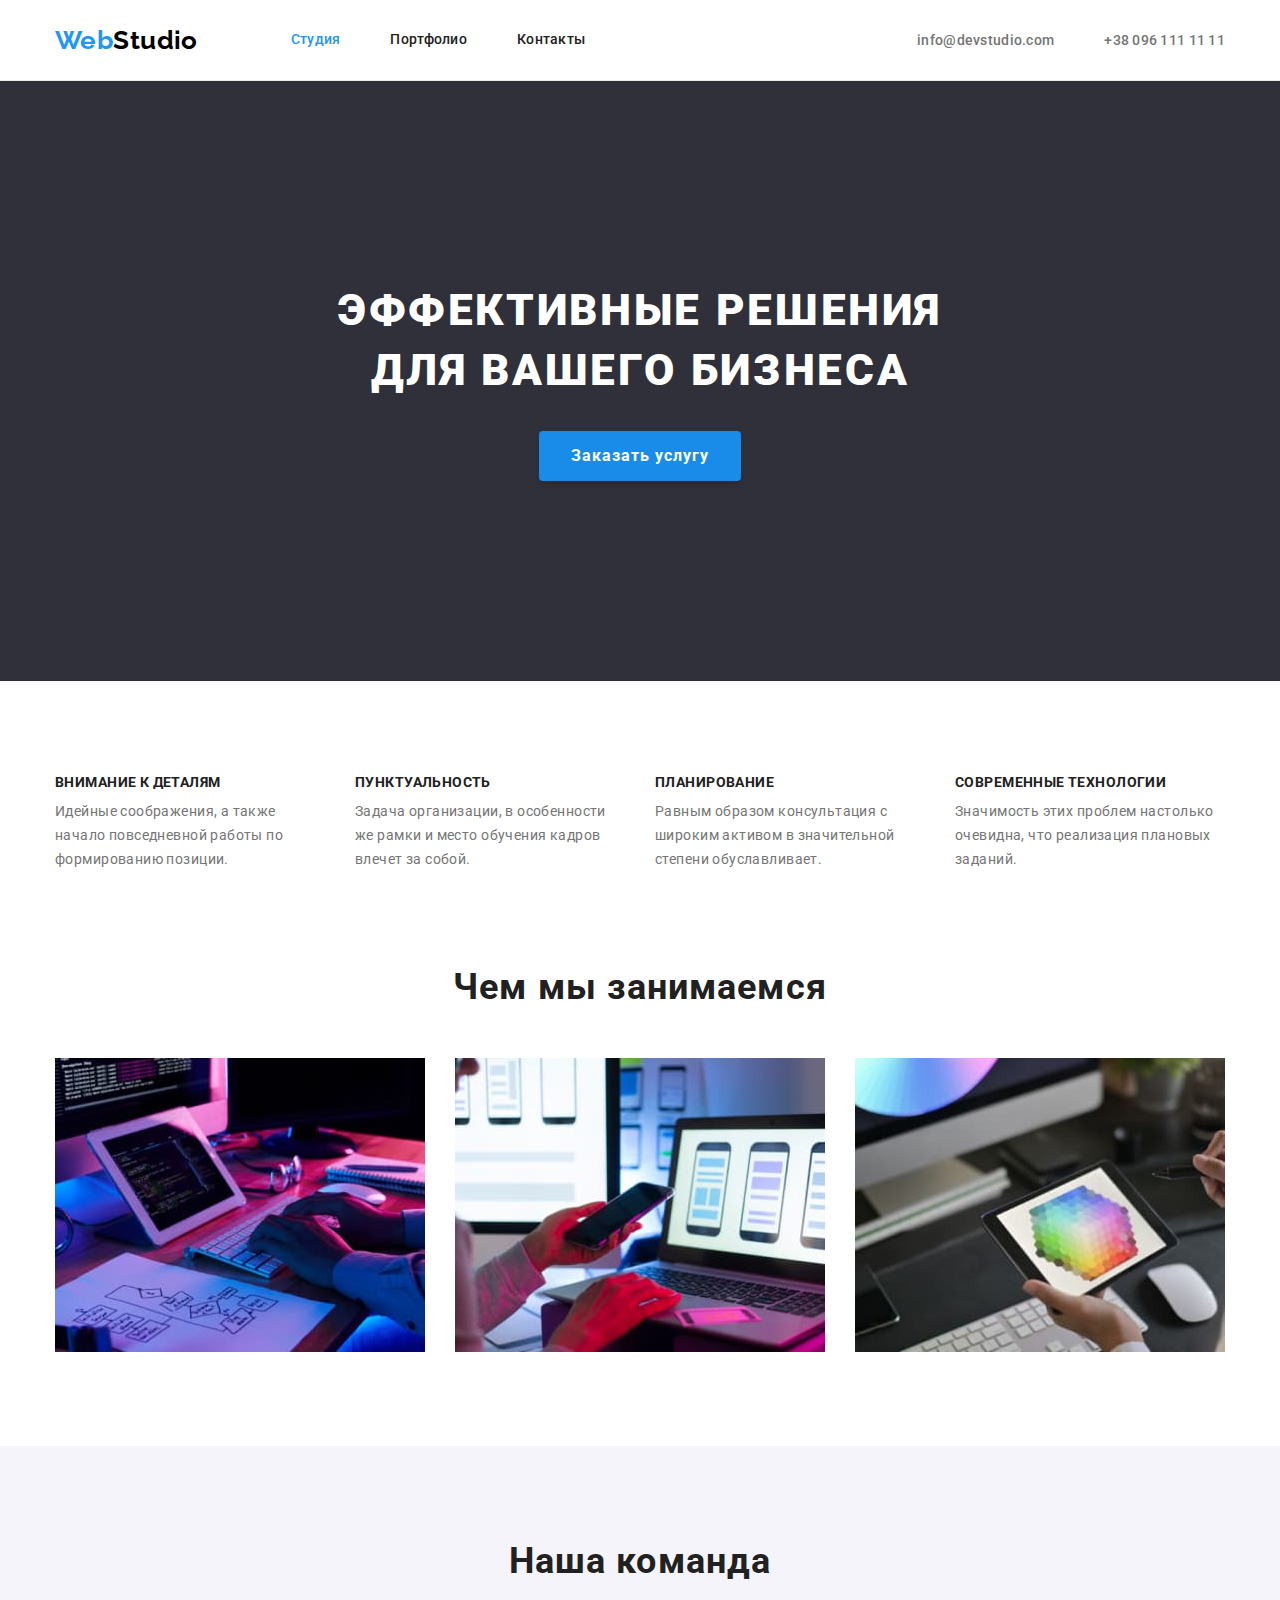
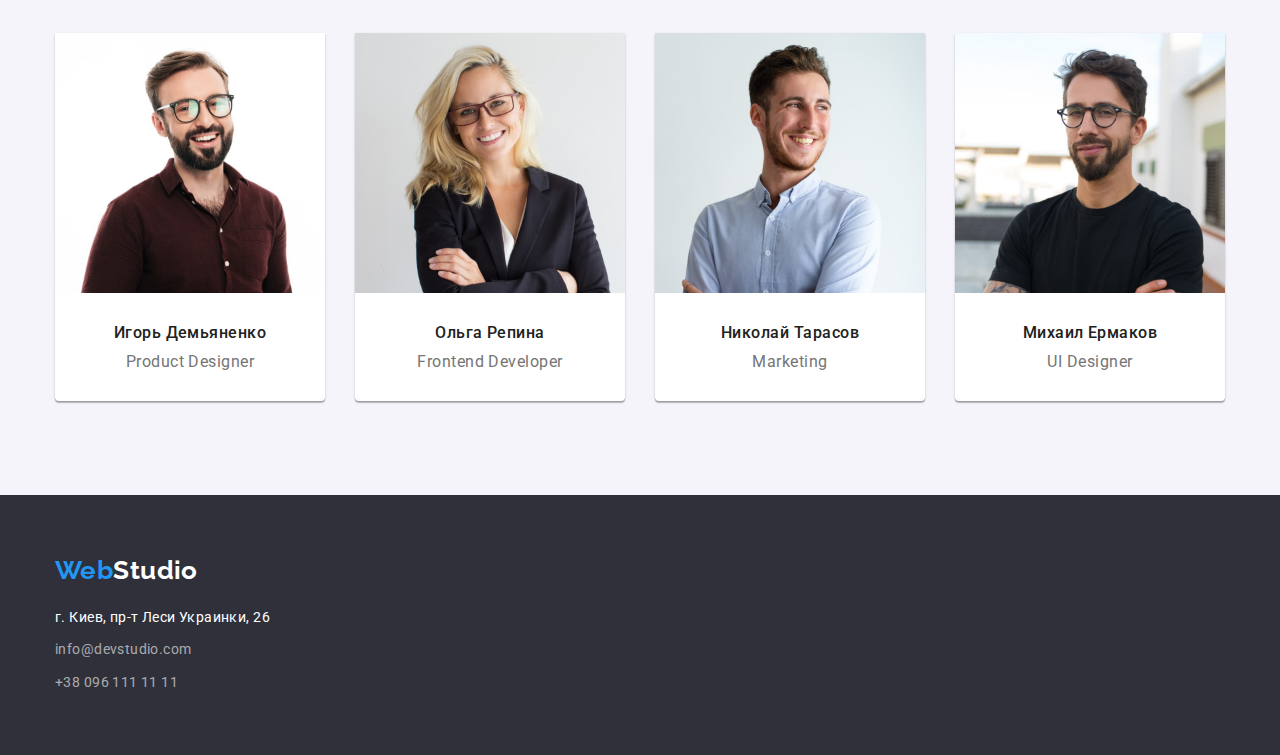
<file: index.html>
<!DOCTYPE html>
<html lang="ru">

<head>
    <meta charset="UTF-8">
    <meta http-equiv="X-UA-Compatible" content="IE=edge">
    <meta name="viewport" content="width=device-width, initial-scale=1.0">
    <title>WebStudio</title>
    <link rel="preconnect" href="https://fonts.googleapis.com">
    <link rel="preconnect" href="https://fonts.gstatic.com" crossorigin>
    <link href="https://fonts.googleapis.com/css2?family=Raleway:wght@700&family=Roboto:wght@400;500;700;900&display=swap"
        rel="stylesheet">
    <link rel="stylesheet" href="https://cdnjs.cloudflare.com/ajax/libs/modern-normalize/1.1.0/modern-normalize.min.css">
    <link rel="stylesheet" href="./css/styles.css">
</head>

<body>

    <header>
        <div class="header container">
            <nav class="site-nav">
                <a href="./index.html" class="logo">Web<span class="logo-black">Studio</span></a>
                <ul class="site-nav list">
                    <li>
                        <a href="#" class="link curent">Студия</a>
                    </li>
                    <li>
                        <a href="./portfolio.html" class="link">Портфолио</a>
                    </li>
                    <li>
                        <a href="#" class="link">Контакты</a>
                    </li>
    
                </ul>
            </nav>
            <ul class="top-contact list">
                <li><a href="mailto:info@devstudio.com" class="header-contact">info@devstudio.com</a></li>
                <li><a href="tel:+380961111111" class="header-contact">+38 096 111 11 11</a></li>
            </ul>
        </div>
    </header>

    <main>

        <!--HERO-->

        <section class="hero-section">
            <div class="container">
                <h1 class="hero-main-title">Эффективные решения<br> для вашего бизнеса</h1>
                <button class="modal-btn" type="button">Заказать услугу</button>
            </div>
        </section>

        <!--BENEFITS-->

        <section class="section benefits">
            <div class="container">
                <h2 class="visually-hidden" >Преимущества Вебстудии</h2>
                <ul class="benefits list">
                    <li class="benefits-item">
                        <h3 class="benefits-title">Внимание к деталям</h3>
                        <p class="benefits-text">Идейные соображения, а также начало повседневной работы по формированию позиции.</p>
                    </li>
                    <li class="benefits-item">
                        <h3 class="benefits-title">Пунктуальность</h3>
                        <p class="benefits-text">Задача организации, в особенности же рамки и место обучения кадров влечет за собой.</p>
                    </li>
                    <li class="benefits-item">
                        <h3 class="benefits-title">Планирование</h3>
                        <p class="benefits-text">Равным образом консультация с широким активом в значительной степени обуславливает.</p>
                    </li>
                    <li class="benefits-item">
                        <h3 class="benefits-title">Современные технологии</h3>
                        <p class="benefits-text">Значимость этих проблем настолько очевидна, что реализация плановых заданий.</p>
                    </li>
                </ul>
            </div>
        </section>

        <!--ABOUT SERVICES-->

        <section class="section services">
            <div class="container">
                <h2 class="main-section-headings">Чем мы занимаемся</h2>
                <ul class="list">
                    <li class="services-item">
                        <img src="./images/webdevelopment.jpg" alt="Веб разработкой" width="370" height="294">
                    </li>
                    <li class="services-item">
                        <img src="./images/uxdesign.jpg" alt="Подбираем UX Дизайн" width="370" height="294">
                    </li>
                    <li class="services-item">
                        <img src="./images/uidesign.jpg" alt="Подбираем стилистику" width="370" height="294">
                    </li>
                </ul>
            </div>
        </section>

        <!--ABOUT TEAM-->

        <section class="section about-team">
            <div class="container">
                <h2 class="main-section-headings">Наша команда</h2>
                <ul class="list">
                    <li class="about-team-item">
                        <img src="./images/productdesigner.jpg" alt="Фото Игоря Демьяненко" width="270" height="260">
                        <div class="title-name-group">
                            <h3 class="team-member-name">Игорь Демьяненко</h3>
                            <p class="team-member-position">Product Designer</p>
                        </div>
                    </li>
                    <li class="about-team-item">
                        <img src="./images/frontenddeveloper.jpg" alt="Фото Ольги Репиной" width="270" height="260">
                        <div class="title-name-group">
                            <h3 class="team-member-name">Ольга Репина</h3>
                            <p class="team-member-position">Frontend Developer</p>
                        </div>
                    </li>
                    <li class="about-team-item">
                        <img src="./images/marketing.jpg" alt="Фото Николая Тарасова" width="270" height="260">
                        <div class="title-name-group">
                            <h3 class="team-member-name">Николай Тарасов</h3>
                            <p class="team-member-position">Marketing</p>
                        </div>
                    </li>
                    <li class="about-team-item">
                        <img src="./images/uidesigner.jpg" alt="Фото Михаила Ермакова" width="270" height="260">
                        <div class="title-name-group">
                            <h3 class="team-member-name">Михаил Ермаков</h3>
                            <p class="team-member-position">UI Designer</p>
                        </div>
                    </li>
                </ul>
            </div>
        </section>

    </main>

    <!--FOOTER-->

        <footer>
            <div class="container">
                <a href="./index.html" class="logo">
                    Web<span class="logo-white">Studio</span>
                </a>
                <address>
                    <p class="location">г. Киев, пр-т Леси Украинки, 26</p>
                    <ul class="bottom list">
                        <li>
                            <a href="mailto:info@devstudio.com" class="footer-contact">info@devstudio.com</a>
                        </li>
                        <li>
                            <a href="tel:+380961111111" class="footer-contact">+38 096 111 11 11</a>
                        </li>
                    </ul>
                </address>
            </div>
        </footer>

</body>

</html>
</file>
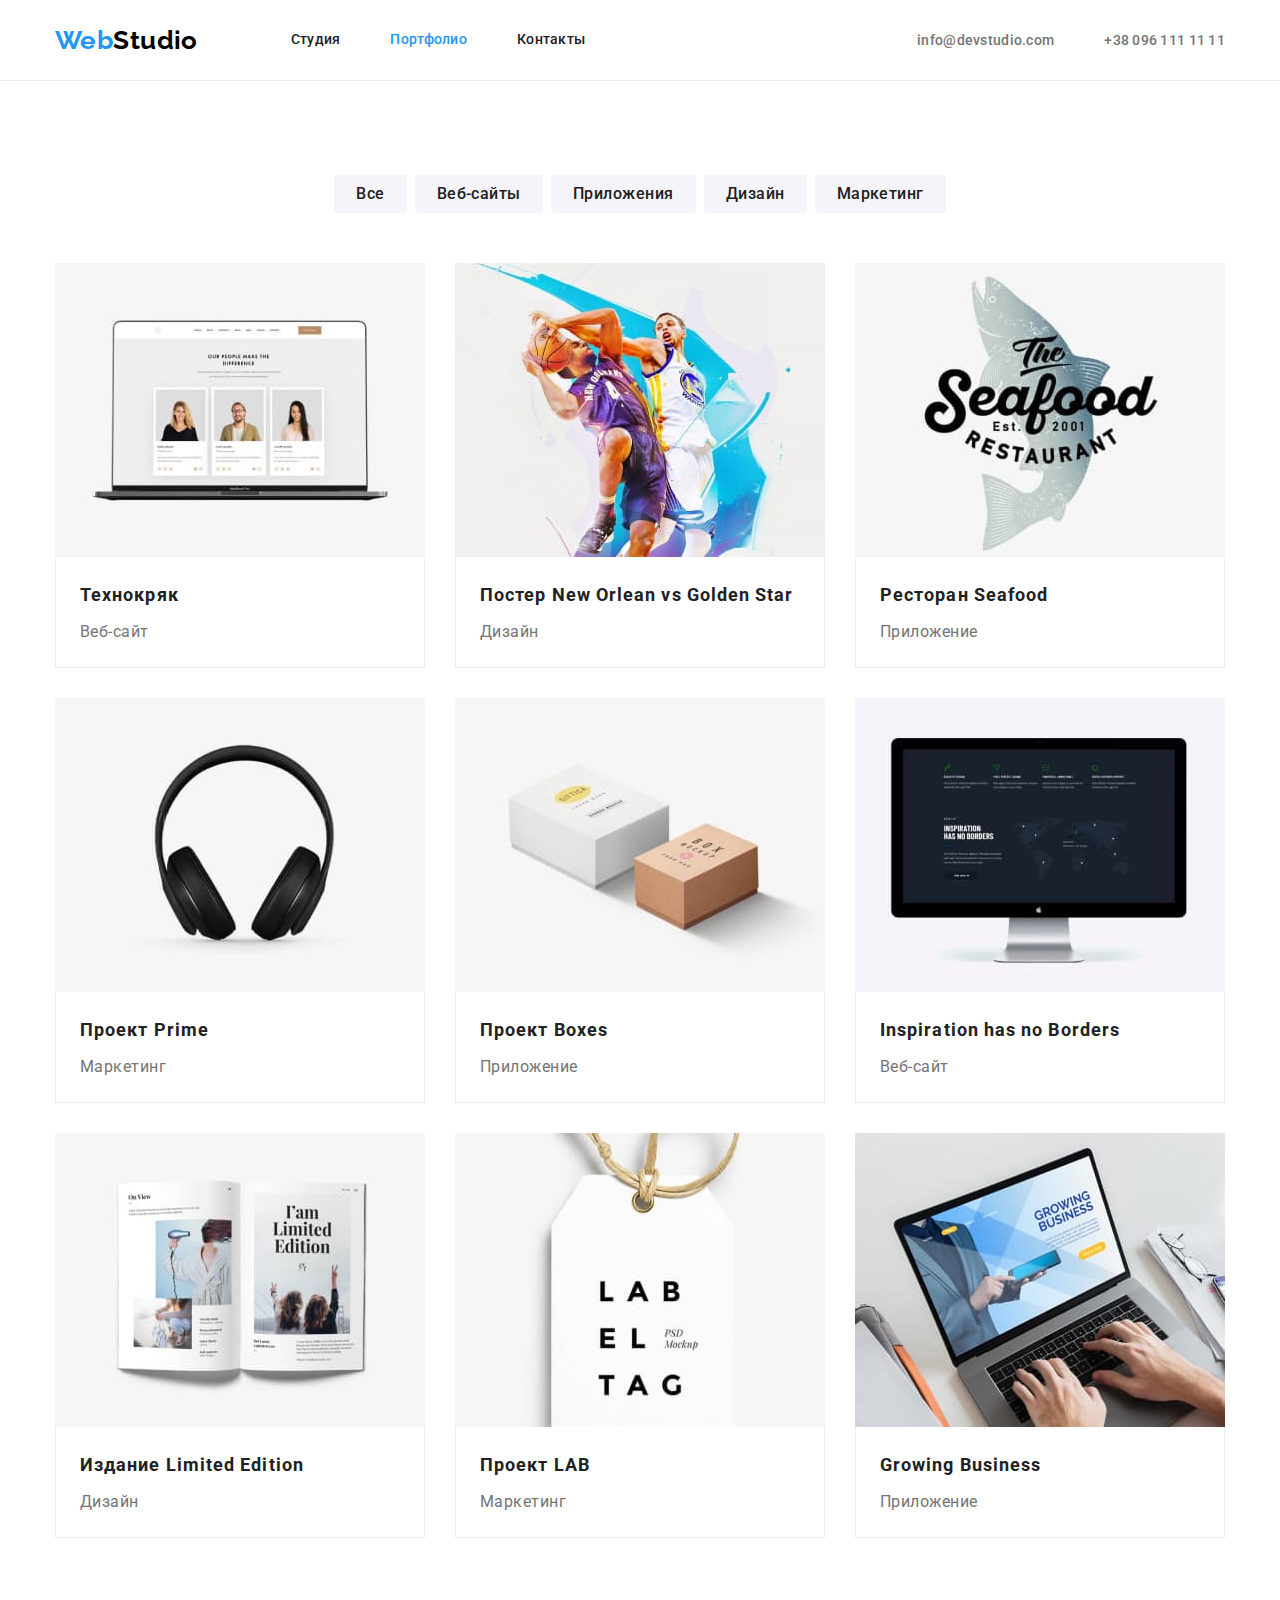
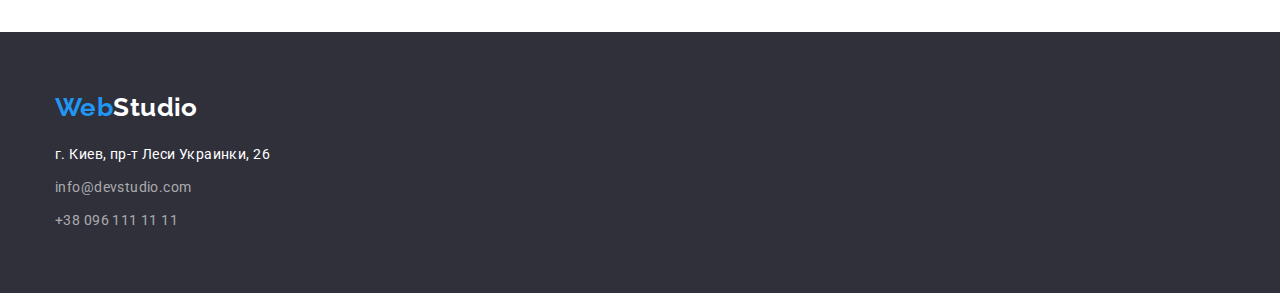
<file: portfolio.html>
<!DOCTYPE html>
<html lang="ru">

<head>
    <meta charset="UTF-8">
    <meta http-equiv="X-UA-Compatible" content="IE=edge">
    <meta name="viewport" content="width=device-width, initial-scale=1.0">
    <title>WebStudio</title>
    <link rel="preconnect" href="https://fonts.googleapis.com">
    <link rel="preconnect" href="https://fonts.gstatic.com" crossorigin>
    <link href="https://fonts.googleapis.com/css2?family=Raleway:wght@700&family=Roboto:wght@400;500;700;900&display=swap"
        rel="stylesheet">
    <link rel="stylesheet" href="https://cdnjs.cloudflare.com/ajax/libs/modern-normalize/1.1.0/modern-normalize.min.css">   
    <link rel="stylesheet" href="./css/styles.css">
</head>

<body>

    <!--HEADER(SAME)-->

    <main>
        <header>
            <div class="header container">
                <nav class="site-nav">
                    <a href="./index.html" class="logo">Web<span class="logo-black">Studio</span></a>
                    <ul class="site-nav list">
                        <li>
                            <a href="./index.html" class="link">Студия</a>
                        </li>
                        <li>
                            <a href="#" class="link curent">Портфолио</a>
                        </li>
                        <li>
                            <a href="#" class="link">Контакты</a>
                        </li>
        
                    </ul>
                </nav>
                <ul class="top-contact list">
                    <li><a href="mailto:info@devstudio.com" class="header-contact">info@devstudio.com</a></li>
                    <li><a href="tel:+380961111111" class="header-contact">+38 096 111 11 11</a></li>
                </ul>
            </div>
        </header>

        <!--PORTFOLIO MENU-->

        <section class="section portfolio">
            <div class="container">
                <h1 class="visually-hidden">Портфолио</h1>
                <ul class="filter list">
                    <li><button class="modal-portfolio-btn" type="button">Все</button></li>
                    <li><button class="modal-portfolio-btn" type="button">Веб-сайты</button></li>
                    <li><button class="modal-portfolio-btn" type="button">Приложения</button></li>
                    <li><button class="modal-portfolio-btn" type="button">Дизайн</button></li>
                    <li><button class="modal-portfolio-btn" type="button">Маркетинг</button></li>
                </ul>



                <ul class="projects list">
                    <li class="project-item">
                        <a class="project-link" href="#">
                            <img src="./images/portfolio-gallery/portfolio-img-1.jpg" alt="изображение веб-сайта" width="370" height="294">
                            <div class="project-item-group">
                                <h3 class="project-item-title">Технокряк</h3>
                                <p class="project-item-text">Веб-сайт</p>
                            </div>
                        </a>
                    </li>
                    <li class="project-item">
                        <a class="project-link" href="#">
                            <img src="./images/portfolio-gallery/portfolio-img-2.jpg" alt="изображение постера" width="370" height="294">
                            <div class="project-item-group">
                                <h3 class="project-item-title">Постер New Orlean vs Golden Star</h3>
                                <p class="project-item-text">Дизайн</p>
                            </div>
                        </a>
                    </li>
                    <li class="project-item">
                        <a class="project-link" href="#">
                            <img src="./images/portfolio-gallery/portfolio-img-3.jpg" alt="изображение логотипа приложения" width="370" height="294">
                            <div class="project-item-group">
                                <h3 class="project-item-title">Ресторан Seafood</h3>
                                <p class="project-item-text">Приложение</p>
                            </div>
                        </a>
                    </li>
                    <li class="project-item">
                        <a class="project-link" href="#">
                            <img src="./images/portfolio-gallery/portfolio-img-4.jpg" alt="изображение наушников" width="370" height="294">
                            <div class="project-item-group">
                                <h3 class="project-item-title">Проект Prime</h3>
                                <p class="project-item-text">Маркетинг</p>
                            </div>
                        </a>
                    </li>
                    <li class="project-item">
                        <a class="project-link" href="#">
                            <img src="./images/portfolio-gallery/portfolio-img-5.jpg" alt="изображение коробок" width="370" height="294">
                            <div class="project-item-group">
                                <h3 class="project-item-title">Проект Boxes</h3>
                                <p class="project-item-text">Приложение</p>
                            </div>
                        </a>
                    </li>
                    <li class="project-item">
                        <a class="project-link" href="#">
                            <img src="./images/portfolio-gallery/portfolio-img-6.jpg" alt="изображение веб-сайта" width="370" height="294">
                            <div class="project-item-group">
                                <h3 class="project-item-title">Inspiration has no Borders</h3>
                                <p class="project-item-text">Веб-сайт</p>
                            </div>
                        </a>
                    </li>
                    <li class="project-item">
                        <a class="project-link" href="#">
                            <img src="./images/portfolio-gallery/portfolio-img-7.jpg" alt="изображение дизайна журнала" width="370" height="294">
                            <div class="project-item-group">
                                <h3 class="project-item-title">Издание Limited Edition</h3>
                                <p class="project-item-text">Дизайн</p>
                            </div>
                        </a>
                    </li>
                    <li class="project-item">
                        <a class="project-link" href="#">
                            <img src="./images/portfolio-gallery/portfolio-img-8.jpg" alt="изображение этикетки" width="370" height="294">
                            <div class="project-item-group">
                                <h3 class="project-item-title">Проект LAB</h3>
                                <p class="project-item-text">Маркетинг</p>
                            </div>
                        </a>
                    </li>
                    <li class="project-item">
                        <a class="project-link" href="#">
                            <img src="./images/portfolio-gallery/portfolio-img-9.jpg" alt="изображение веб-сайта" width="370" height="294">
                            <div class="project-item-group">
                                <h3 class="project-item-title">Growing Business</h3>
                                <p class="project-item-text">Приложение</p>
                            </div>
                        </a>
                    </li>
                </ul> 
            </div>
        </section>
    </main>

    <!--FOOTER(SAME)-->
    
    <footer>
        <div class="container">
            <a href="./index.html" class="logo">Web<span class="logo-white">Studio</span></a>
            <address>
                <p class="location">г. Киев, пр-т Леси Украинки, 26</p>
                <ul class="bottom list">
                    <li><a href="mailto:info@devstudio.com" class="footer-contact">info@devstudio.com</a></li>
                    <li><a href="tel:+380961111111" class="footer-contact">+38 096 111 11 11</a></li>
                </ul>
    
            </address>
        </div>
    </footer>

</body>
</html>
</file>
<file: css/styles.css>
:root {
  --primary-font-family: 'Roboto', sans-serif;
  --secondary-font-family: 'Raleway', sans-serif;
  --primary-text-color-theme-light: #212121;
  --secondary-text-color-theme-light: #757575;
  --main-background-color-light: #ffffff;
  --secondary-background-color-dark: #2f303a;
  --situative-background-color: #f5f4fa;

  --accent-color: #2196f3;
}

/* ======== START COMMON COMPONENTS 1 ======== */

body {
  font-family: var(--primary-font-family);
  color: var(--primary-text-color-theme-light);
  background-color: var(--main-background-color-light);
  font-size: 14px;
  letter-spacing: 0.03em;
}

h1,
h2,
h3,
h4,
h5,
h6,
ul,
p {
  margin: 0;
  padding: 0;
}

/*параметры всех img*/
img {
  display: block;
  max-width: 100%;
}

/*параметры контейнера*/
.container {
  margin-left: auto;
  margin-right: auto;
  padding-left: 15px;
  padding-right: 15px;
  width: 1200px;
}

/*параметры секций*/
.section {
  padding: 94px 0 94px 0;
}

/*убирает маркеры на списках*/
.list {
  list-style: none;
}

/* одинаковые заголовки секций */

.main-section-headings {
  margin: 0 auto;
  margin-bottom: 50px;

  font-weight: 700;
  font-size: 36px;
  line-height: 1.17;
  text-align: center;
  letter-spacing: 0.03em;

  color: var(--primary-text-color-theme-light);
}

/* ======== END COMMON COMPONENTS ======== */

/* ======== START HEADER 1 ======== */

header {
  border-bottom: solid 1px #ececec;
}

/*перестраивает все элементы header на flex*/
.header.container {
  display: flex;
  align-items: center;
}

/*логотип*/

.logo {
  margin-right: 93px;

  font-family: 'Raleway', sans-serif;
  font-weight: 700;
  font-size: 26px;
  line-height: 1.19;

  color: var(--accent-color);
  text-decoration: none;
}

.logo-black {
  color: #000000;
}

.logo-white {
  color: var(--main-background-color-light);
}

/*навигация сайта*/
.site-nav {
  display: flex;
  align-items: center;
}

.site-nav .link {
  display: block;
  padding: 32px 0;

  color: var(--primary-text-color-theme-light);
  text-decoration: none;
  font-weight: 500;
  font-size: 14px;
  line-height: 1.14;
  letter-spacing: 0.02em;
}

.site-nav > li {
  margin-right: 50px;
}
.site-nav > li:last-child {
  margin-right: 0px;
}

.site-nav .link:hover,
.site-nav .link:focus {
  color: var(--accent-color);
}
.site-nav .link.curent {
  color: var(--accent-color);
}

/*Контакти*/

.top-contact.list {
  display: flex;
  margin-left: auto;
}

.header-contact {
  color: var(--secondary-text-color-theme-light);
  text-decoration: none;
  font-weight: 500;
  font-size: 14px;
  line-height: 1.14;
  letter-spacing: 0.02em;
}
.header-contact:hover,
.header-contact:focus {
  color: var(--accent-color);
}

.top-contact.list > li:first-child {
  margin-right: 50px;
}

/* ======== END HEADER 2 ======== */

/* ======== START HERO 3 ======== */

.hero-section {
  padding: 200px 0;
  margin: 0 auto;
  background-color: var(--secondary-background-color-dark);
  text-align: center;
}

.hero-main-title {
  margin-bottom: 30px;
  font-weight: 900;
  font-size: 44px;
  line-height: 1.36;
  text-align: center;
  letter-spacing: 0.06em;
  text-transform: uppercase;

  color: var(--main-background-color-light);
}

.modal-btn {
  border-radius: 4px;
  font-family: inherit;
  font-weight: 700;
  font-size: 16px;
  line-height: 1.87;
  letter-spacing: 0.06em;
  cursor: pointer;
  padding: 10px 32px;
  text-decoration: none;
  border: none;

  background-color: #188ce8;
  color: var(--main-background-color-light);
  box-shadow: 0px 4px 4px rgba(0, 0, 0, 0.15);
}

.modal-btn:hover,
.modal-btn:focus {
  background-color: var(--accent-color);
  color: var(--main-background-color-light);
  box-shadow: 0px 4px 4px rgba(0, 0, 0, 0.15);
}

/* ======== END HERO 3 ======== */

/* ======== START BENEFITS 4 ======== */

/* скрывает заголовок секции */

.visually-hidden {
  position: absolute;
  width: 1px;
  height: 1px;
  margin: -1px;
  border: 0;
  padding: 0;

  white-space: nowrap;
  clip-path: inset(100%);
  clip: rect(0 0 0 0);
  overflow: hidden;
}

/*заголовки преимуществ*/

.benefits-title {
  margin-bottom: 10px;

  font-weight: 700;
  font-size: 14px;
  line-height: 1.14;
  letter-spacing: 0.03em;
  text-transform: uppercase;

  color: var(--primary-text-color-theme-light);
}

/*текст преимуществ*/

.benefits-text {
  font-size: 14px;
  line-height: 1.71;
  letter-spacing: 0.03em;

  color: var(--secondary-text-color-theme-light);
}

/*расположение элементов секции*/

.section.benefits {
  padding-bottom: 0;
}

.benefits .list {
  display: flex;
  flex-wrap: wrap;
  margin-left: calc(-1 * 30px);
}

/*ставит элементы горизонтально*/

.benefits-item {
  margin-left: 30px;
  flex-basis: calc((100% - 4 * 30px) / 4);
}

/* ======== END BENEFITS 4 ======== */

/* ======== START ABOUT SERVICES 5 ======== */

/* выравнивает контент секции по горизонтали */

.services .list {
  display: flex;
  flex-wrap: wrap;
  margin-left: -30px;
}

/* добавляет расстояние между img и позиционирует */

.list .services-item {
  margin-left: 30px;
  flex-basis: calc((100% - 3 * 30px) / 3);
}

/* ======== END ABOUT SERVICES 5 ======== */

/* ======== START ABOUT TEAM 6 ======== */

.about-team {
  padding: 94px 0;

  background: var(--situative-background-color);
}

/* выравнивает карточки команды по горизонтали */

.about-team .list {
  margin-left: -30px;
  display: flex;
  flex-wrap: wrap;
}

.about-team-item {
  margin-left: 30px;
  flex-basis: calc((100% - 30px * 4) / 4);

  background-color: var(--main-background-color-light);
  border-radius: 0px 0px 4px 4px;
  box-shadow: 0px 1px 3px rgba(0, 0, 0, 0.12), 0px 1px 1px rgba(0, 0, 0, 0.14),
    0px 2px 1px rgba(0, 0, 0, 0.2);
}

/* имена членов команды*/

.team-member-name {
  margin-bottom: 10px;

  font-weight: 500;
  font-size: 16px;
  line-height: 1.19;
  text-align: center;
  letter-spacing: 0.03em;

  color: var(--primary-text-color-theme-light);
}

.team-member-position {
  font-size: 16px;
  line-height: 1.19;
  text-align: center;
  letter-spacing: 0.03em;

  color: var(--secondary-text-color-theme-light);
}

.title-name-group {
  padding: 30px 0;
  text-align: center;
}

/* ======== END ABOUT TEAM 6 ======== */

/* ======== START FOOTER 7 ======== */

footer {
  background: var(--secondary-background-color-dark);
  padding: 60px 0;
}

/*лого в футере*/
footer .logo {
  display: inline-block;
  margin-bottom: 20px;
  margin-right: 0px;
}

/*адресс*/
.location {
  font-style: normal;
  line-height: 1.71;

  color: var(--main-background-color-light);

  margin-bottom: 9px;
}

/*контакты*/

.footer-contact {
  font-style: normal;
  line-height: 1.71;
  text-decoration: none;

  color: rgba(255, 255, 255, 0.6);
}
.footer-contact:hover,
.footer-contact:focus {
  color: var(--accent-color);
}

.bottom.list > li:first-child {
  margin-bottom: 9px;
}

/* ======== END FOOTER 7 ======== */

/* ======== START PORTFOLIO MENU 8 ======== */

/* задаёт стили и расположение кнопкам фильтра */

.filter.list {
  display: flex;
  justify-content: center;
  margin-bottom: 50px;
}

.filter > li:not(:last-child) {
  margin-right: 8px;
}

.modal-portfolio-btn {
  padding: 6px 22px;

  font-family: var(--primary-font-family);
  font-weight: 500;
  font-size: 16px;
  line-height: 1.62;
  text-align: center;
  letter-spacing: 0.03em;
  border-radius: 4px;
  cursor: pointer;
  text-decoration: none;
  border: none;

  background-color: var(--situative-background-color);
  color: var(--primary-text-color-theme-light);
}

.modal-portfolio-btn:hover,
.modal-portfolio-btn:focus {
  background-color: var(--accent-color);
  color: var(--main-background-color-light);
  box-shadow: 0px 3px 1px rgba(0, 0, 0, 0.1), 0px 1px 2px rgba(0, 0, 0, 0.08),
    0px 2px 2px rgba(0, 0, 0, 0.12);
}

/* ======== END PORTFOLIO MENU 8 ======== */

/* ======== START PORTFOLIO ITEMS 9 ======== */

/* оформление текста карточек*/

.project-item-title {
  font-family: var(--primary-font-family);
  font-weight: 700;
  font-size: 18px;
  line-height: 2;
  letter-spacing: 0.06em;

  color: var(--primary-text-color-theme-light);
}

.project-item-text {
  font-family: var(--primary-font-family);
  font-size: 16px;
  line-height: 1.87;
  letter-spacing: 0.03em;

  color: var(--secondary-text-color-theme-light);
}

/* позиционирование элементов */

.projects.list {
  display: flex;
  flex-wrap: wrap;
  margin-left: -30px;
  margin-top: -30px;
}

.project-item {
  margin-left: 30px;
  margin-top: 30px;
  flex-basis: calc((100% - 30px * 3) / 3);

  background-color: var(--main-background-color-light);
}

.project-link {
  display: inline-block;
  font-family: var(--primary-font-family);
  text-decoration: none;
}

.project-link :hover,
.project-link :focus {
  visibility: visible;
}

.project-item-group {
  padding: 20px 24px;
  border: solid 1px #eeeeee;
  border-top: none;
}

/* текст в карточках */

.project-item-title {
  margin-bottom: 4px;

  font-weight: 700;
  font-size: 18px;
  line-height: 2;
  letter-spacing: 0.06em;

  color: var(--primary-text-color-theme-light);
}

.project-item-text {
  font-size: 16px;
  line-height: 1.88;
  letter-spacing: 0.03em;

  color: var(--secondary-text-color-theme-light);
}

/* ======== END PORTFOLIO ITEMS 9 ======== */
</file>
